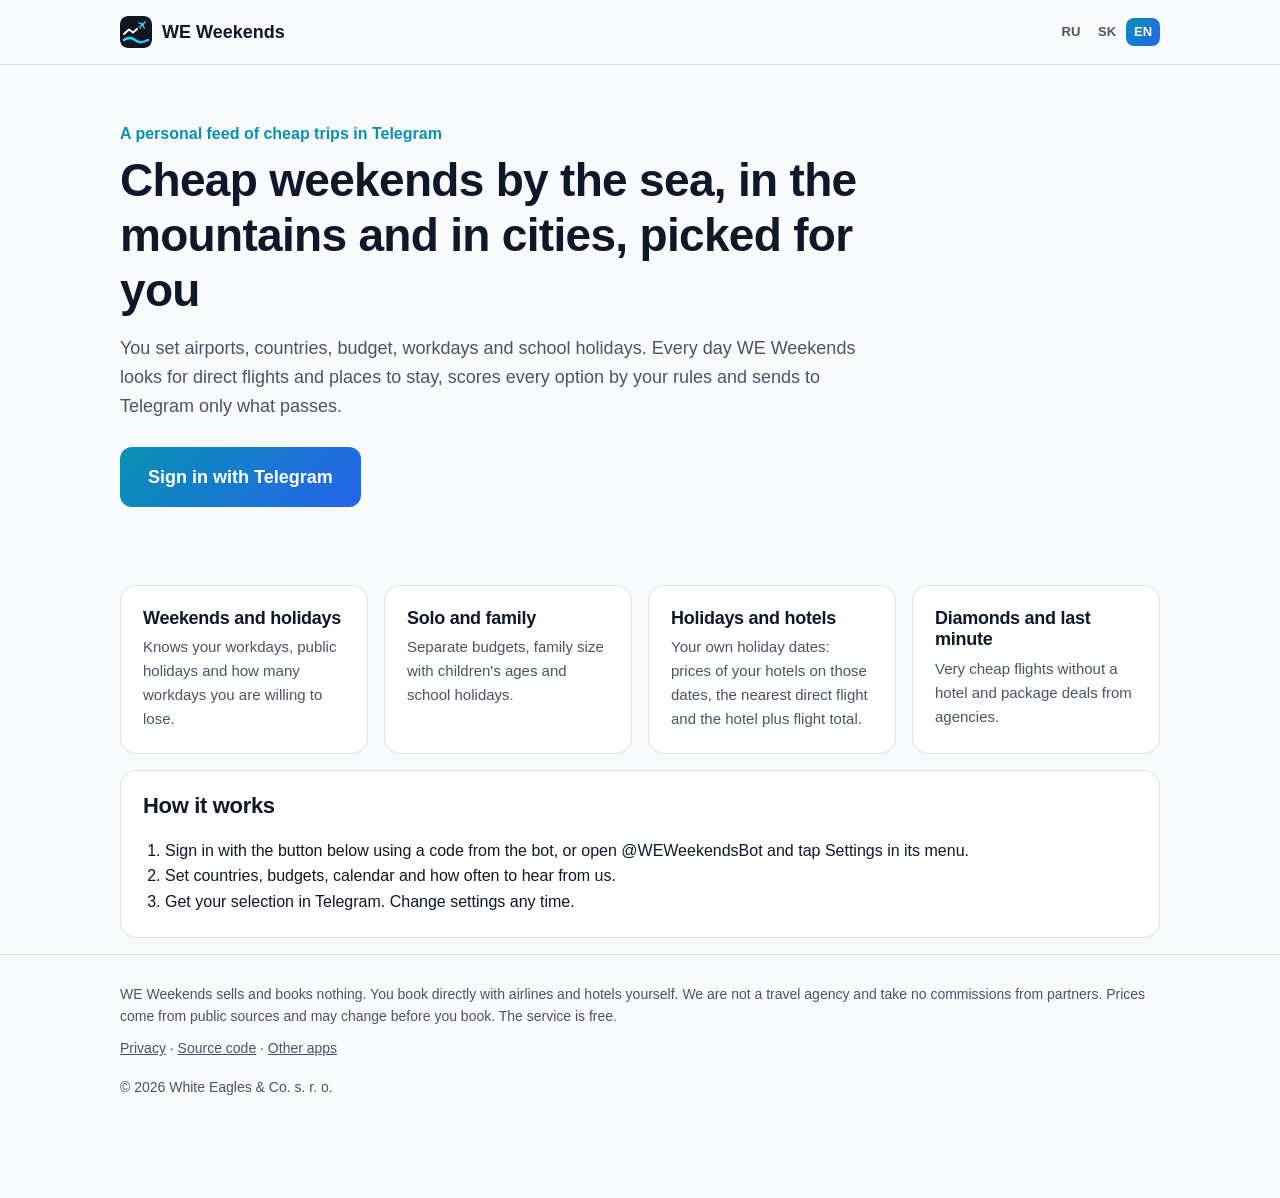
<file: web/index.html>
<!doctype html>
<html lang="en">
<head>
<meta charset="utf-8">
<meta name="viewport" content="width=device-width, initial-scale=1">
<meta http-equiv="Content-Security-Policy" content="default-src 'none'; script-src 'self'; style-src 'self'; img-src 'self'; connect-src 'self' https://weekends-api.whiteeagles.sk http://localhost:8790; manifest-src 'self'; base-uri 'none'; form-action 'none'; object-src 'none'; upgrade-insecure-requests">
<meta name="referrer" content="no-referrer">
<meta name="description" content="Free personal Telegram feed of cheap trips from Bratislava, Vienna, Budapest and Prague: weekends, school holidays, hotels. Recommendations only, you book yourself.">
<meta name="theme-color" content="#090b11">
<title>WE Weekends: cheap trips on your terms</title>
<link rel="icon" href="assets/icon.svg" type="image/svg+xml">
<link rel="stylesheet" href="assets/app.css">
<script type="module" src="assets/app.js"></script>
</head>
<body data-page="app">
<a class="skip" href="#main">Skip to content</a>
<div id="app"><noscript>WE Weekends needs JavaScript.</noscript></div>
</body>
</html>
</file>
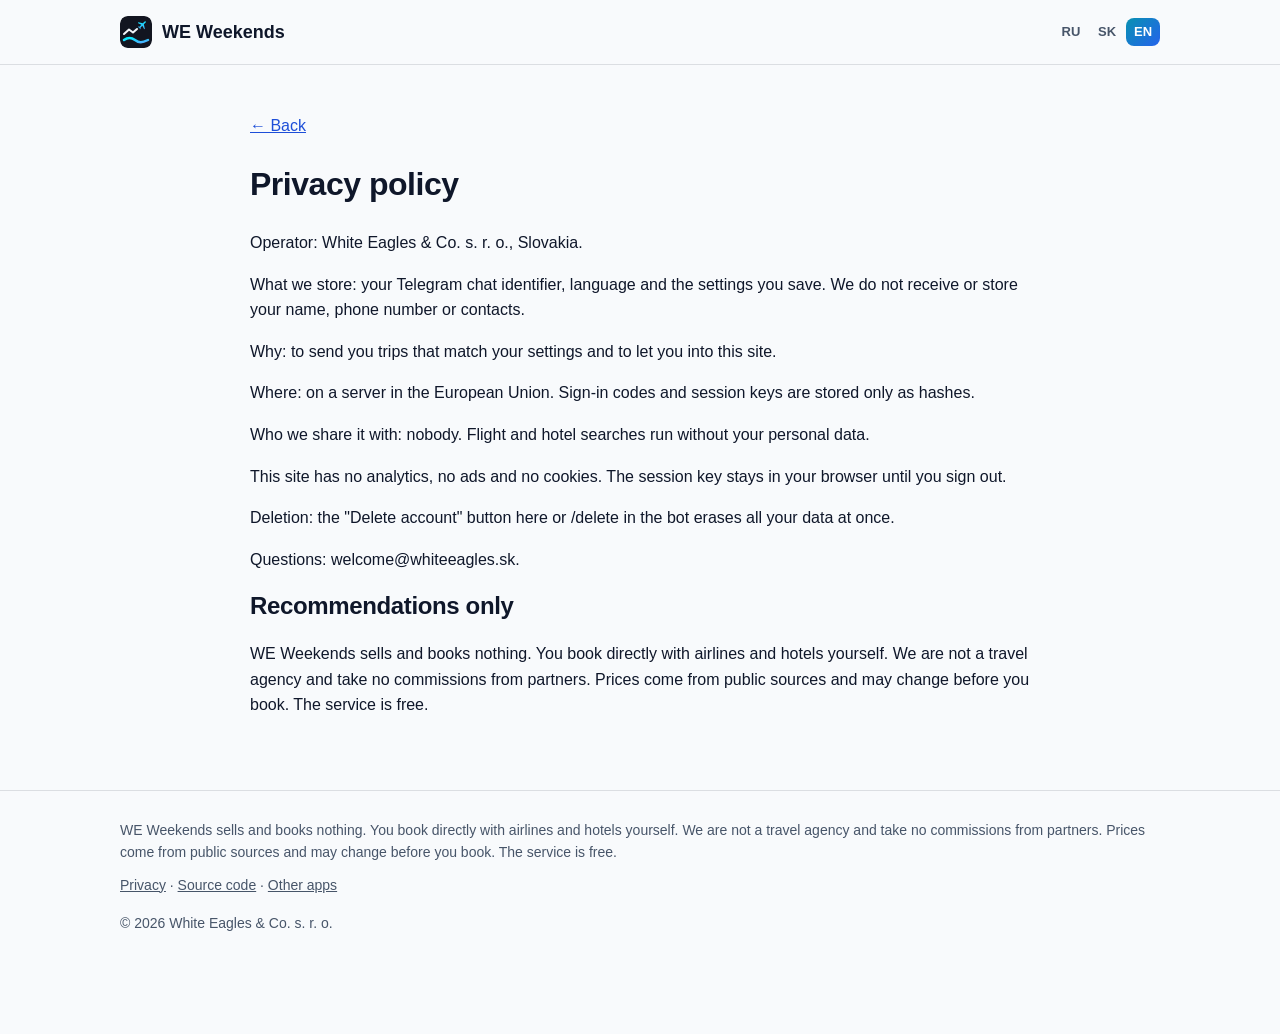
<file: web/privacy.html>
<!doctype html>
<html lang="en">
<head>
<meta charset="utf-8">
<meta name="viewport" content="width=device-width, initial-scale=1">
<meta http-equiv="Content-Security-Policy" content="default-src 'none'; script-src 'self'; style-src 'self'; img-src 'self'; connect-src 'self' https://weekends-api.whiteeagles.sk http://localhost:8790; manifest-src 'self'; base-uri 'none'; form-action 'none'; object-src 'none'; upgrade-insecure-requests">
<meta name="referrer" content="no-referrer">
<meta name="description" content="Free personal Telegram feed of cheap trips from Bratislava, Vienna, Budapest and Prague: weekends, school holidays, hotels. Recommendations only, you book yourself.">
<meta name="theme-color" content="#090b11">
<title>Privacy · WE Weekends</title>
<link rel="icon" href="assets/icon.svg" type="image/svg+xml">
<link rel="stylesheet" href="assets/app.css">
<script type="module" src="assets/app.js"></script>
</head>
<body data-page="privacy">
<a class="skip" href="#main">Skip to content</a>
<div id="app"><noscript>WE Weekends needs JavaScript.</noscript></div>
</body>
</html>
</file>
<file: web/assets/app.css>
/* WE Weekends: the WE line palette (dark by default, light when the system
   asks), same tokens as the WE Invoice site. */
:root {
  --bg: #090b11;
  --bg-soft: #121520;
  --card: rgba(22, 27, 41, 0.75);
  --border: rgba(255, 255, 255, 0.1);
  --text: #f1f5f9;
  --text-soft: #a3b1c6;
  --accent: #00f2fe;
  --accent-2: #4facfe;
  --on-accent: #04121f;
  --link: #7cc4ff;
  --ok: #34d399;
  --bad: #fb7185;
  --warn: #fbbf24;
  --radius: 16px;
  --focus: 0 0 0 3px rgba(79, 172, 254, 0.6);
  color-scheme: dark;
}

@media (prefers-color-scheme: light) {
  :root {
    --bg: #f8fafc;
    --bg-soft: #eef2f7;
    --card: #ffffff;
    --border: rgba(15, 23, 42, 0.12);
    --text: #0f172a;
    --text-soft: #475569;
    --accent: #0891b2;
    --accent-2: #2563eb;
    --on-accent: #ffffff;
    --link: #1d4ed8;
    --ok: #047857;
    --bad: #be123c;
    --warn: #b45309;
    --focus: 0 0 0 3px rgba(37, 99, 235, 0.45);
    color-scheme: light;
  }
}

* { box-sizing: border-box; }
html { -webkit-text-size-adjust: 100%; }
body {
  margin: 0;
  background: var(--bg);
  color: var(--text);
  font: 16px/1.6 -apple-system, BlinkMacSystemFont, "Segoe UI", Roboto, "Helvetica Neue", Arial, sans-serif;
}
a { color: var(--link); }
a:focus-visible, button:focus-visible, input:focus-visible, select:focus-visible, summary:focus-visible {
  outline: none; box-shadow: var(--focus); border-radius: 6px;
}
h1, h2, h3 { line-height: 1.2; letter-spacing: -0.015em; }
[hidden] { display: none !important; }

.wrap { max-width: 1080px; margin: 0 auto; padding: 0 20px; }
.wrap.narrow { max-width: 820px; }
.skip { position: absolute; left: 8px; top: -60px; z-index: 30; padding: 8px 14px; border-radius: 8px; background: var(--accent-2); color: var(--on-accent); font-weight: 600; }
.skip:focus { top: 8px; }

header.top { border-bottom: 1px solid var(--border); }
header.top .wrap { display: flex; align-items: center; gap: 16px; min-height: 64px; flex-wrap: wrap; padding-top: 8px; padding-bottom: 8px; }
.brand { display: flex; align-items: center; gap: 10px; color: var(--text); text-decoration: none; font-weight: 700; font-size: 18px; white-space: nowrap; }
.brand img { width: 32px; height: 32px; border-radius: 8px; }
.top-right { margin-left: auto; display: flex; gap: 12px; align-items: center; }
nav.langs ul { list-style: none; margin: 0; padding: 0; display: flex; gap: 2px; }
nav.langs a { display: inline-block; min-width: 34px; padding: 4px 6px; text-align: center; border-radius: 8px; color: var(--text-soft); text-decoration: none; font-size: 13px; font-weight: 600; }
nav.langs a:hover { color: var(--text); background: var(--bg-soft); }
nav.langs a[aria-current="page"] { color: var(--on-accent); background: linear-gradient(135deg, var(--accent), var(--accent-2)); }

.btn { display: inline-block; padding: 12px 22px; border-radius: 12px; font: inherit; font-weight: 600; text-decoration: none; cursor: pointer; border: 1px solid var(--border); color: var(--text); background: var(--card); }
.btn:hover { border-color: var(--accent-2); }
.btn.primary { border: 0; color: var(--on-accent); background: linear-gradient(135deg, var(--accent), var(--accent-2)); }
.btn.primary:hover { filter: brightness(1.08); }
.btn.big { padding: 16px 28px; font-size: 18px; }
.btn.small { padding: 7px 13px; border-radius: 10px; font-size: 14px; }
.btn.danger { color: var(--bad); }
.btn[disabled] { opacity: 0.6; cursor: wait; }
.buttons { display: flex; gap: 12px; flex-wrap: wrap; }
.linkish { background: none; border: 0; color: var(--text-soft); font: inherit; text-decoration: underline; cursor: pointer; padding: 6px 0; }

.card { background: var(--card); border: 1px solid var(--border); border-radius: var(--radius); padding: 22px; }
.hero { padding: 56px 0 32px; max-width: 760px; }
.hero h1 { font-size: clamp(30px, 5vw, 46px); margin: 6px 0 16px; }
.eyebrow { color: var(--accent); font-weight: 600; margin: 0; }
.lead { color: var(--text-soft); font-size: 18px; margin: 0 0 26px; }
.grid4 { display: grid; grid-template-columns: repeat(auto-fit, minmax(220px, 1fr)); gap: 16px; margin: 16px 0; }
.feature h3 { margin: 0 0 6px; font-size: 18px; }
.feature p { margin: 0; color: var(--text-soft); font-size: 15px; }
.how, .note { margin: 16px 0; }
.how h2, .note h2 { margin-top: 0; font-size: 22px; }
.how ol { margin: 0; padding-left: 22px; }
.note p { margin: 0; color: var(--text-soft); }

.login { display: grid; gap: 10px; justify-items: start; max-width: 460px; }
.login p { margin: 0; }
.code-form label { display: block; font-weight: 600; margin-bottom: 6px; }
.code-form input { font-size: 24px; letter-spacing: 0.3em; width: 9em; }
.error { color: var(--bad); min-height: 1.2em; margin: 0; overflow-wrap: anywhere; }

.settings { padding: 24px 20px 120px; display: grid; gap: 16px; }
.section h2 { margin: 0 0 14px; font-size: 22px; }
.section h3 { margin: 18px 0 8px; font-size: 17px; }
.banner { margin: 0; padding: 12px 16px; border-radius: 12px; background: var(--bg-soft); border: 1px solid var(--border); }
.banner.warn { border-color: var(--warn); }
.field { margin: 0 0 14px; border: 0; padding: 0; min-width: 0; }
.field > label, .field > legend { display: block; font-weight: 600; margin-bottom: 6px; padding: 0; }
.hint { color: var(--text-soft); font-size: 14px; margin: 6px 0 0; }
.two { display: grid; grid-template-columns: repeat(auto-fit, minmax(220px, 1fr)); gap: 0 16px; }
.three { display: grid; grid-template-columns: repeat(auto-fit, minmax(160px, 1fr)); gap: 0 16px; }
.sub { margin: 10px 0 6px; padding-left: 14px; border-left: 2px solid var(--border); }
.sub-label { display: block; margin: 12px 0 6px; font-size: 14px; font-weight: 600; color: var(--text-soft); }
.row { display: flex; gap: 8px; flex-wrap: wrap; align-items: center; }

input, select { font: inherit; color: var(--text); background: var(--bg-soft); border: 1px solid var(--border); border-radius: 10px; padding: 9px 12px; max-width: 100%; }
input[type="number"] { width: 9em; }
.picker input { width: 100%; }
.url-row { display: flex; gap: 8px; align-items: center; width: 100%; }
.url-row input { flex: 1 1 auto; min-width: 0; width: 100%; }
.url-row .btn { flex: none; }
input.age { width: 4.5em; padding: 4px 8px; }
select { min-width: 12em; }

.chips, .segmented { display: flex; flex-wrap: wrap; gap: 6px; }
.chip, .segmented button { font: inherit; font-size: 14px; padding: 7px 12px; border-radius: 999px; border: 1px solid var(--border); background: var(--bg-soft); color: var(--text-soft); cursor: pointer; }
.chip[aria-pressed="true"], .segmented button[aria-checked="true"] { color: var(--on-accent); border-color: transparent; background: linear-gradient(135deg, var(--accent), var(--accent-2)); }

.tags { display: flex; flex-wrap: wrap; gap: 6px; margin-top: 8px; }
.tag { display: inline-flex; align-items: center; gap: 4px; padding: 4px 4px 4px 12px; border-radius: 999px; background: var(--bg-soft); border: 1px solid var(--border); font-size: 14px; }
.tag button { border: 0; background: none; color: var(--text-soft); font-size: 18px; line-height: 1; cursor: pointer; padding: 2px 8px; border-radius: 999px; }
.tag button:hover { color: var(--bad); }

.ranges { display: grid; gap: 8px; justify-items: start; }
.range { display: flex; gap: 10px; flex-wrap: wrap; align-items: end; }
.hint.example { margin-top: 4px; overflow-wrap: anywhere; }
.hint.example code { font-size: 13px; color: var(--text); }
.range label { display: grid; font-size: 13px; color: var(--text-soft); }
.hotels { display: grid; gap: 10px; }
.hotel-list { display: flex; flex-wrap: wrap; gap: 6px; }
.hotel-list .tag a { color: var(--link); text-decoration: none; text-transform: capitalize; }
.hotel-list .tag a:hover { text-decoration: underline; }
.hotel-list { flex-direction: column; align-items: stretch; gap: 10px; }
.hotel-row { display: grid; gap: 6px; justify-items: start; }
.hotel-status { margin: 0; font-size: 14px; color: var(--text-soft); }
.hotel-status.found, .hotel-status.located { color: var(--ok); }
.hotel-status a { color: inherit; text-decoration: underline; }
.hotel-status.not_found { color: var(--warn); }
.hotel-fix { display: grid; gap: 6px; width: 100%; max-width: 560px; }
.hotel-fix input { width: 100%; }

.block { border-top: 1px solid var(--border); padding-top: 6px; margin-top: 12px; }
.block:first-of-type { border-top: 0; margin-top: 0; }
.fine { margin-top: 14px; }
.fine summary { cursor: pointer; font-weight: 600; }
.slider { display: grid; grid-template-columns: minmax(180px, 1fr) minmax(160px, 1.4fr) 2em; gap: 14px; align-items: center; margin: 10px 0; }
.slider input { padding: 0; accent-color: var(--accent-2); }
.slider output { text-align: right; font-variant-numeric: tabular-nums; }

.savebar { position: fixed; left: 0; right: 0; bottom: 0; z-index: 20; background: var(--bg-soft); border-top: 1px solid var(--border); padding: 12px 0; }
.savebar .wrap { display: flex; align-items: center; gap: 16px; justify-content: space-between; }
.savebar .status { color: var(--text-soft); font-size: 14px; }
.savebar.dirty .status { color: var(--warn); }

.doc { padding: 32px 20px 56px; }
.doc h1 { font-size: 32px; }

footer { border-top: 1px solid var(--border); padding: 28px 0 90px; color: var(--text-soft); font-size: 14px; }
footer p { margin: 0 0 10px; }
footer a { color: var(--text-soft); }
footer a:hover { color: var(--text); }
.copy { margin-top: 16px; }

/* Settings: tabs on the left on a wide screen, a scrolling strip on a phone */
.layout { display: grid; grid-template-columns: 220px minmax(0, 1fr); gap: 24px; align-items: start; }
.tabs { position: sticky; top: 16px; display: grid; gap: 4px; }
.tabs button { display: flex; align-items: center; gap: 10px; width: 100%; text-align: left; font: inherit; font-weight: 600; color: var(--text-soft); background: none; border: 1px solid transparent; border-radius: 12px; padding: 10px 12px; cursor: pointer; }
.tabs button:hover { color: var(--text); background: var(--bg-soft); }
.tabs button[aria-current="step"] { color: var(--text); background: var(--card); border-color: var(--border); }
.tabs .num { display: inline-grid; place-items: center; width: 24px; height: 24px; border-radius: 50%; font-size: 13px; background: var(--bg-soft); border: 1px solid var(--border); }
.tabs button[aria-current="step"] .num { color: var(--on-accent); border-color: transparent; background: linear-gradient(135deg, var(--accent), var(--accent-2)); }
.tab-content { min-width: 0; }
.panel { background: var(--card); border: 1px solid var(--border); border-radius: var(--radius); padding: 24px; }
.panel > h2 { margin: 0 0 6px; font-size: 24px; }
.panel h3 { margin: 22px 0 10px; font-size: 18px; }
.intro { margin: 0 0 20px; color: var(--text-soft); }
.pager { display: flex; align-items: center; justify-content: space-between; gap: 12px; margin-top: 16px; }
.pager .btn[hidden] { display: none; }
.pager .btn:only-of-type { margin-left: auto; }
.step-line { margin: 0; color: var(--text-soft); font-size: 14px; }

/* Switch */
.switch { display: inline-flex; align-items: center; gap: 12px; margin: 10px 32px 10px 0; cursor: pointer; }
.switch input { position: absolute; opacity: 0; width: 1px; height: 1px; }
.switch .track { position: relative; flex: none; width: 44px; height: 26px; border-radius: 999px; background: rgba(148, 163, 184, 0.28); border: 1px solid rgba(148, 163, 184, 0.45); transition: background 0.15s; }
.switch .track::after { content: ""; position: absolute; top: 3px; left: 3px; width: 18px; height: 18px; border-radius: 50%; background: var(--text); box-shadow: 0 1px 3px rgba(0, 0, 0, 0.35); transition: transform 0.15s, background 0.15s; }
.switch input:checked + .track { background: linear-gradient(135deg, var(--accent), var(--accent-2)); border-color: transparent; }
.switch input:checked + .track::after { transform: translateX(18px); background: var(--on-accent); }
.switch input:focus-visible + .track { box-shadow: var(--focus); }
@media (prefers-reduced-motion: reduce) { .switch .track, .switch .track::after { transition: none; } }

/* Stepper and inputs with a unit */
.stepper { display: inline-flex; align-items: center; border: 1px solid var(--border); border-radius: 12px; overflow: hidden; background: var(--bg-soft); }
.stepper button { width: 40px; height: 40px; font: inherit; font-size: 20px; color: var(--text); background: none; border: 0; cursor: pointer; }
.stepper button:hover { background: var(--card); }
.stepper output { min-width: 2.2em; text-align: center; font-weight: 700; font-variant-numeric: tabular-nums; }
.inline { display: flex; flex-wrap: wrap; align-items: center; gap: 10px 14px; }
.with-suffix { display: inline-flex; align-items: center; gap: 8px; }
.with-suffix .suffix { color: var(--text-soft); }
.muted { color: var(--text-soft); font-size: 13px; }

/* Priorities as rows */
.prio { display: grid; gap: 10px; }
.prio-row { display: grid; grid-template-columns: 200px minmax(0, 1fr); align-items: center; gap: 12px; }
.prio-label { overflow-wrap: anywhere; }
.prio-label { font-weight: 600; }

/* Country search */
.combo { position: relative; max-width: 560px; }
.combo input { width: 100%; }
.options { position: absolute; z-index: 15; left: 0; right: 0; top: calc(100% + 4px); margin: 0; padding: 4px; list-style: none; background: var(--bg-soft); border: 1px solid var(--border); border-radius: 12px; box-shadow: 0 12px 30px rgba(0, 0, 0, 0.35); max-height: 300px; overflow: auto; }
.options li { display: flex; justify-content: space-between; gap: 10px; padding: 8px 10px; border-radius: 8px; cursor: pointer; }
.options li[aria-selected="true"], .options li:hover { background: var(--card); color: var(--text); }
.options .code { color: var(--text-soft); font-size: 12px; }
.error.small { font-size: 14px; min-height: 0; margin-top: 6px; }
.tag.big { font-size: 15px; padding: 6px 6px 6px 14px; }
.icon-btn { width: 34px; height: 34px; font: inherit; font-size: 20px; line-height: 1; color: var(--text-soft); background: var(--bg-soft); border: 1px solid var(--border); border-radius: 10px; cursor: pointer; }
.icon-btn:hover { color: var(--bad); }

/* Feeds: the digests a user picks */
.feeds { display: grid; gap: 14px; }
.feed { border: 1px solid var(--border); border-radius: 14px; padding: 16px 18px; background: var(--bg-soft); transition: border-color 0.15s; }
.feed.on { border-color: var(--accent-2); }
.feed-head { display: grid; grid-template-columns: minmax(0, 1fr) auto; gap: 14px; align-items: center; }
.feed-icon { font-size: 20px; line-height: 1; margin-right: 8px; }
.feed-title h3 { margin: 0; font-size: 18px; display: flex; align-items: center; }
.feed-title p { margin: 4px 0 0; color: var(--text-soft); font-size: 14px; }
.feed-head .switch { margin: 0; }
.feed-head .switch-label { position: absolute; width: 1px; height: 1px; overflow: hidden; clip: rect(0 0 0 0); }
.feed-body { margin-top: 14px; padding-top: 14px; border-top: 1px solid var(--border); }

/* Scoring presets */
.presets { display: grid; grid-template-columns: repeat(4, minmax(0, 1fr)); gap: 10px; }
.preset { display: grid; gap: 4px; text-align: left; font: inherit; color: var(--text); background: var(--bg-soft); border: 1px solid var(--border); border-radius: 14px; padding: 14px; cursor: pointer; }
.preset span { color: var(--text-soft); font-size: 14px; }
.preset[aria-checked="true"] { border-color: var(--accent-2); box-shadow: inset 0 0 0 1px var(--accent-2); }

/* Login steps */
.login-steps { max-width: 520px; }
.steps { margin: 0; padding-left: 0; list-style: none; display: grid; gap: 18px; }
.steps li { display: grid; gap: 10px; justify-items: start; }
.steps .hint { margin: 0; }

@media (max-width: 900px) {
  .presets { grid-template-columns: repeat(2, minmax(0, 1fr)); }
  .layout { grid-template-columns: 1fr; gap: 12px; }
  .tabs { position: sticky; top: 0; z-index: 12; display: flex; gap: 6px; overflow-x: auto; margin: 0 -20px; padding: 8px 20px; background: var(--bg); border-bottom: 1px solid var(--border); scrollbar-width: none; }
  .tabs::-webkit-scrollbar { display: none; }
  .tabs button { width: auto; flex: none; padding: 8px 12px; }
}

@media (max-width: 560px) {
  header.top .wrap { flex-wrap: nowrap; gap: 10px; min-height: 56px; }
  .brand { font-size: 16px; gap: 8px; }
  .brand img { width: 28px; height: 28px; }
  .top-right { gap: 6px; }
  .top-right .btn.small { padding: 6px 10px; font-size: 13px; }
  nav.langs a { min-width: 28px; padding: 4px; }
  /* short choice rows become even grids instead of ragged wrapping */
  .segmented.seg-2, .segmented.seg-3, .segmented.seg-4, .segmented.seg-5, .chips.chips-7 { display: grid; gap: 6px; }
  .segmented.seg-2 { grid-template-columns: repeat(2, minmax(0, 1fr)); }
  .segmented.seg-3 { grid-template-columns: repeat(3, minmax(0, 1fr)); }
  .segmented.seg-4 { grid-template-columns: repeat(2, minmax(0, 1fr)); }
  .segmented.seg-5 { grid-template-columns: repeat(5, minmax(0, 1fr)); }
  .chips.chips-7 { grid-template-columns: repeat(7, minmax(0, 1fr)); }
  .segmented button, .chips-7 .chip { padding: 8px 4px; text-align: center; line-height: 1.25; }
  .segmented.seg-5 button { font-size: 13px; }
  .two.compact { grid-template-columns: repeat(2, minmax(0, 1fr)); }
  .panel { padding: 16px 14px; }
  .prio-row { grid-template-columns: 1fr; gap: 6px; }
  .pager .step-line { display: none; }
  .feed-head { gap: 10px; }
  .range { display: grid; grid-template-columns: minmax(0, 1fr) minmax(0, 1fr) auto; gap: 8px; align-items: end; }
  .range label { min-width: 0; }
  .range input[type="date"] { width: 100%; min-width: 0; font-size: 13px; padding: 8px 4px; }
  .feed { padding: 14px 12px; }
  .url-row { flex-wrap: wrap; }
  .url-row input { flex: 1 1 100%; }
  .range .icon-btn { order: 3; }
  .range .segmented { order: 4; grid-column: 1 / -1; }
  .slider { grid-template-columns: 1fr 2em; }
  .slider label { grid-column: 1 / -1; }
  .card { padding: 18px 16px; }
}
.hotel-row .alert { display: flex; align-items: center; gap: 8px; flex-wrap: wrap; font-size: 14px; color: var(--text-soft); }
.hotel-row .alert-price { width: 150px; }
.trips { display: grid; gap: 16px; }
.trip { border: 1px solid var(--border); border-radius: 16px; padding: 16px; display: grid; gap: 4px; }
.trip-head { display: flex; justify-content: space-between; align-items: center; gap: 12px; flex-wrap: wrap; }
.trip-head h4 { margin: 0; font-size: 18px; }
.warn-text { color: var(--warn, #fbbf24); }
.home-results { display: grid; gap: 6px; margin-top: 8px; }
.home-pick { text-align: left; white-space: normal; }
.trip input[type="text"] { width: 100%; max-width: 440px; }
</file>
